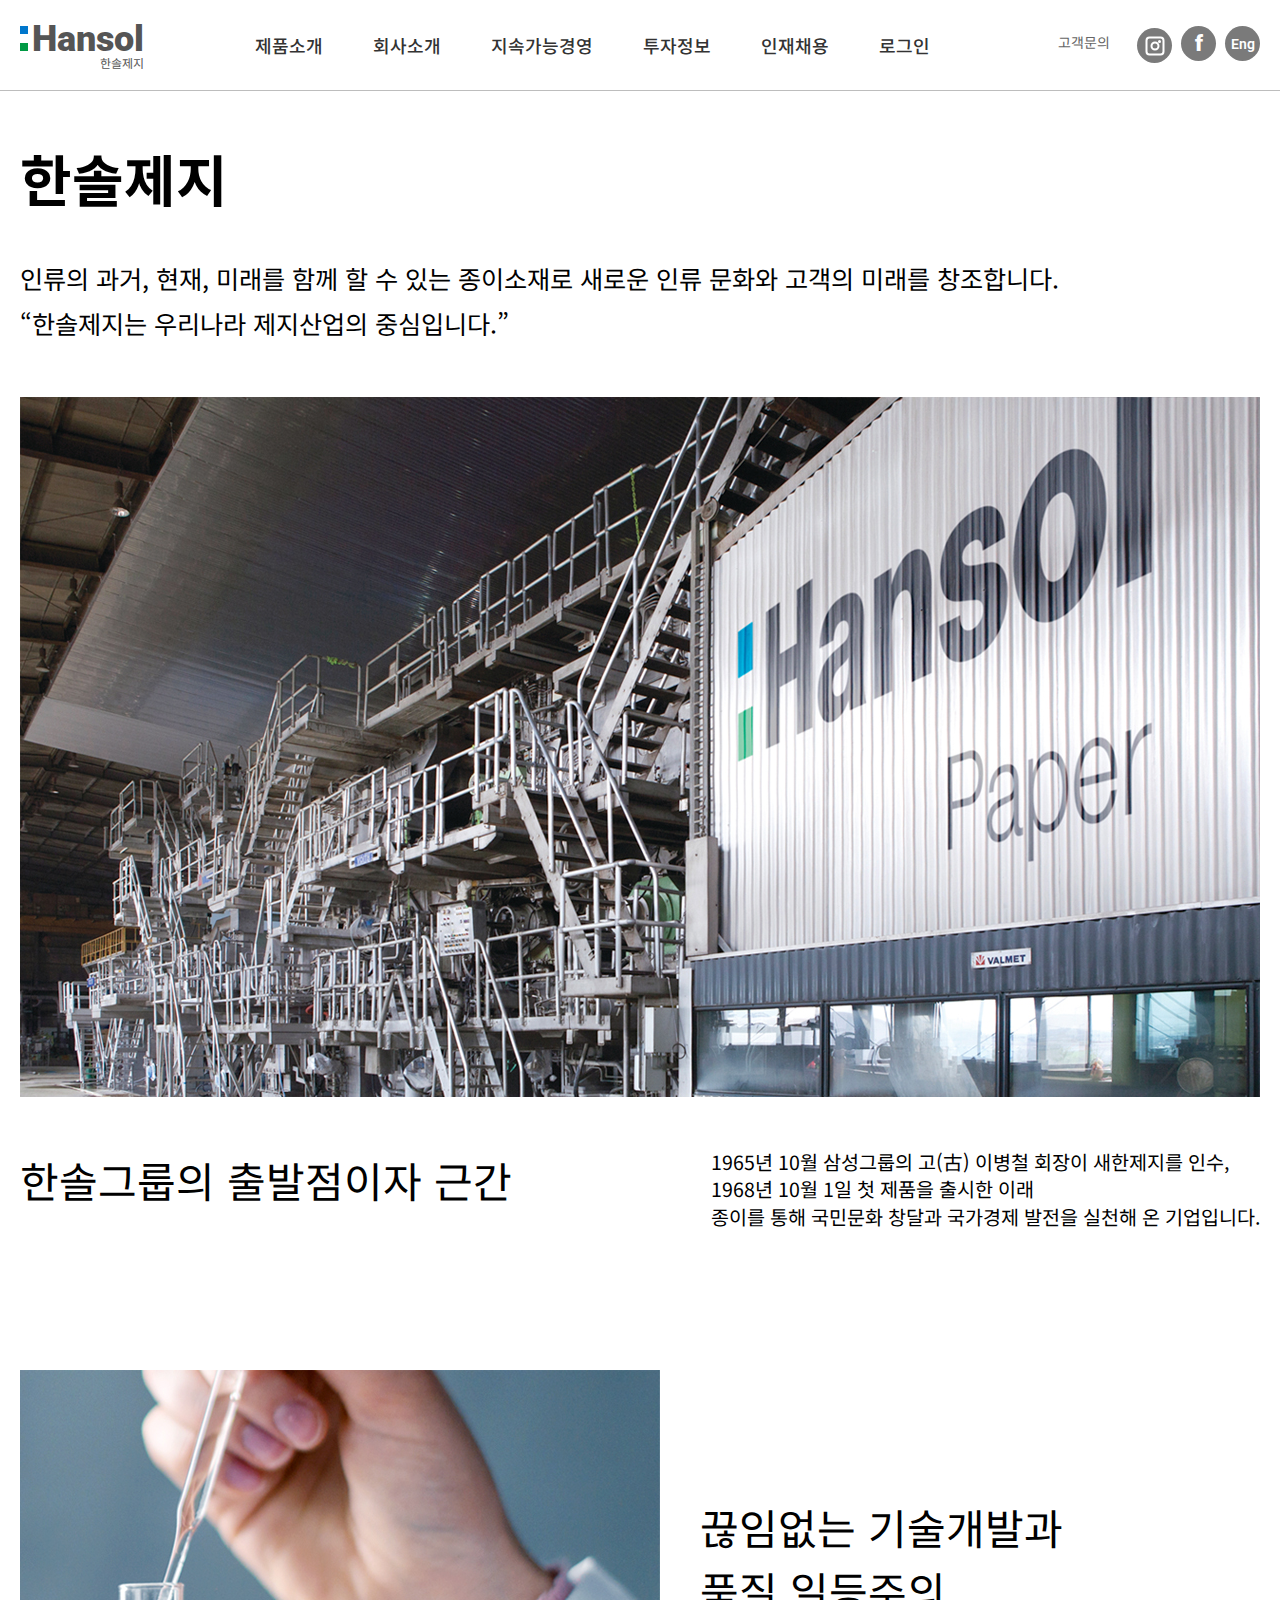
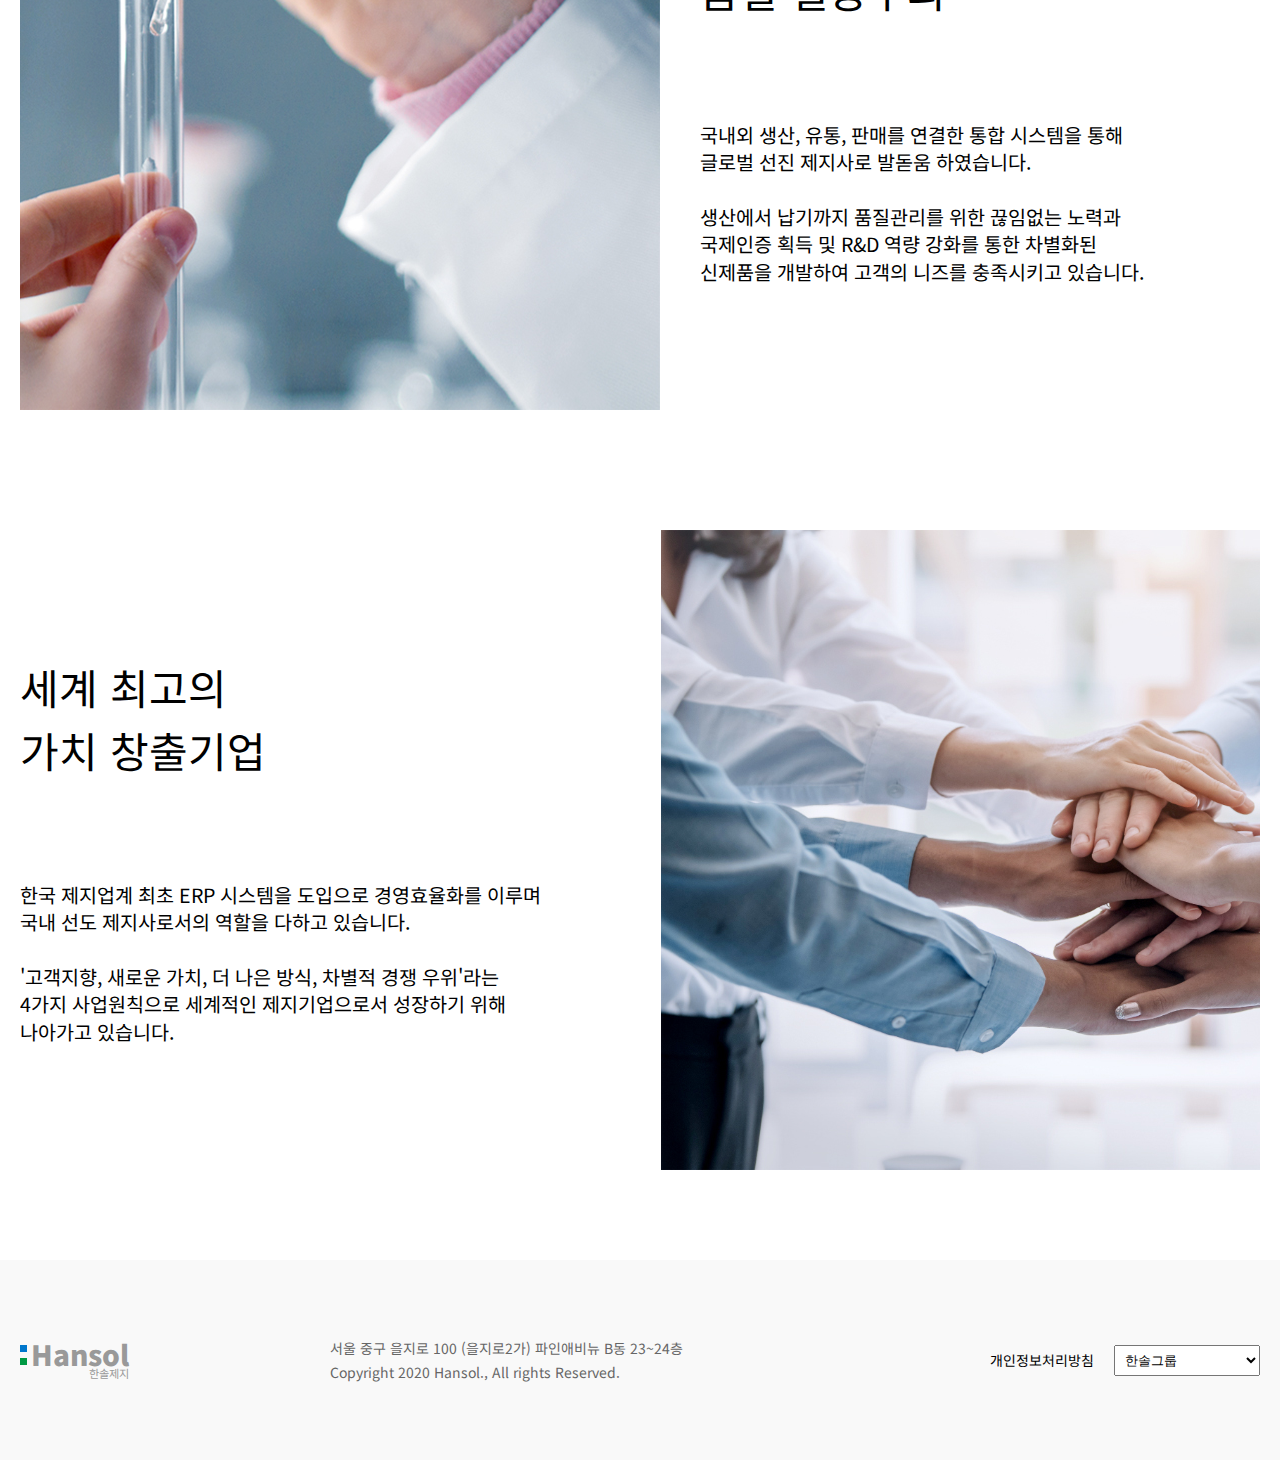
<file: company.html>
<!DOCTYPE html>
<html lang="ko">
<head>
  <meta charset="UTF-8">
  <meta name="viewport" content="width=device-width, initial-scale=1.0">
  
  <title>한솔제지</title>
  
  <link rel="stylesheet" href="./css/company.css">

</head>
<body>
  <div class="wrap">
    <header class="header">
      <div class="row">
        <div class="content clearfix">
          <div class="header_left">
            <h1 class="main_logo">
              <a href="index.html">                  
                <p>Hansol</p>
                <p>한솔제지</p>
              </a>
            </h1>
            <ul class="main_nav clearfix">
              <li>
                <a href="papers.html">제품소개</a>
                <ul class="sub_nav clearfix">
                  <li><a href="#">인스퍼</a></li>
                  <li><a href="#">인쇄용지</a></li>
                  <li><a href="#">산업용지</a></li>
                  <li><a href="#">특수지</a></li>
                  <li><a href="#">감열지</a></li>
                  <li><a href="#">신소재</a></li>
                </ul>
              </li>
              <li>
                <a href="company.html">회사소개</a>
                <ul class="sub_nav clearfix">
                  <li><a href="#">한솔제지</a></li>
                  <li><a href="#">이념과 비전</a></li>
                  <li><a href="#">연혁</a></li>
                  <li><a href="#">CEO인사</a></li>
                  <li><a href="#">문화산업</a></li>
                  <li><a href="#">사업장 소개</a></li>
                </ul>
              </li>
              <li>
                <a href="#">지속가능경영</a>
                <ul class="sub_nav clearfix">
                  <li><a href="#">환경경영</a></li>
                  <li><a href="#">윤리경영</a></li>
                  <li><a href="#">사회공헌</a></li>
                </ul>
              </li>
              <li>
                <a href="#">투자정보</a>
                <ul class="sub_nav clearfix">
                  <li><a href="#">주식정보</a></li>
                  <li><a href="#">재무정보</a></li>
                  <li><a href="#">공시정보</a></li>
                  <li><a href="#">기업지배구조</a></li>
                  <li><a href="#">전자공고</a></li>
                </ul>
              </li>
              <li>
                <a href="#">인재채용</a>
                <ul class="sub_nav clearfix">
                  <li><a href="#">인재상</a></li>
                  <li><a href="#">인사제도</a></li>
                  <li><a href="#">채용정보</a></li>
                </ul>
              </li>
              <li>
                <a href="./login.html">로그인</a>
              </li>
            </ul>
          </div>
          <div class="header_right sns">
            <ul class="clearfix">
              <li><a href="#">고객문의</a></li>
              <li><a href="#" class="circle"><span>인스타그램</span></a></li>
              <li><a href="#" class="circle"><span>페이스북</span></a></li>
              <li><a href="#" class="circle"><span>영어로보기</span></a></li>
            </ul>
          </div>
        </div>
      </div>
    </header>

    <section class="section">
      <div class="content">
        <h2>한솔제지</h2>
        <h4>
          인류의 과거, 현재, 미래를 함께 할 수 있는 종이소재로 새로운 인류 문화와 고객의 미래를 창조합니다.<br>
          “한솔제지는 우리나라 제지산업의 중심입니다.”
        </h4>
        <div class="content_box">
          <div class="content_img">
            <img src="./images/img_c_h_1.jpg" alt="회사소개1">
          </div>
          <div class="content_tit">
            <h3>
              한솔그룹의 출발점이자 근간
            </h3>
          </div>
          <div class="content_txt">
            <p>
              1965년 10월 삼성그룹의 고(古) 이병철 회장이 새한제지를 인수,<br>
              1968년 10월 1일 첫 제품을 출시한 이래<br>
              종이를 통해 국민문화 창달과 국가경제 발전을 실천해 온 기업입니다.
            </p>
          </div>
        </div>
        <div class="content_box">
          <div class="content_img">
            <img src="./images/img_c_h_2.jpg" alt="회사소개2">
          </div>
          <div class="content_tit">
            <h3>
              끊임없는 기술개발과<br>
              품질 일등주의
            </h3>
          </div>
          <div class="content_txt">
            <p>
              국내외 생산, 유통, 판매를 연결한 통합 시스템을 통해<br>
              글로벌 선진 제지사로 발돋움 하였습니다.<br><br>
              생산에서 납기까지 품질관리를 위한 끊임없는 노력과<br>
              국제인증 획득 및 R&D 역량 강화를 통한 차별화된<br>
              신제품을 개발하여 고객의 니즈를 충족시키고 있습니다.
            </p>
          </div>
        </div>
        <div class="content_box">
          <div class="content_img">
            <img src="./images/img_c_h_3.jpg" alt="회사소개3">
          </div>
          <div class="content_tit">
            <h3>
              세계 최고의<br>
              가치 창출기업
            </h3>
          </div>
          <div class="content_txt">
            <p>
              한국 제지업계 최초 ERP 시스템을 도입으로 경영효율화를 이루며<br>
              국내 선도 제지사로서의 역할을 다하고 있습니다.<br><br>
              '고객지향, 새로운 가치, 더 나은 방식, 차별적 경쟁 우위'라는<br>
              4가지 사업원칙으로 세계적인 제지기업으로서 성장하기 위해<br>
              나아가고 있습니다.
            </p>
          </div>
        </div>
      </div>
    </section>

    <footer class="footer">
      <div class="row">
        <div class="content">
          <h5 class="footer_logo">
            <p>Hansol</p>
            <p>한솔제지</p>
          </h5>
          <address>
            <p>서울 중구 을지로 100 (을지로2가) 파인애비뉴 B동 23~24층</p>
            <p>Copyright 2020 Hansol., All rights Reserved.</p>
          </address>
          <ul>
            <li>
              <a href="#">개인정보처리방침</a>
            </li>
            <li>
              <select>
                <option disabled="disabled">Family Site</option>
                <option>한솔그룹</option>
                <option>한솔 PNS</option>
                <option>한솔홈데코</option>
                <option>한솔테크닉스</option>
                <option>한솔케미칼</option>
                <option>한솔EME</option>
                <option>한솔로지스틱스</option>
                <option>한솔인티큐브</option>
                <option>한솔 Museum SAN</option>
                <option>한솔페이퍼텍</option>
              </select>
            </li>
          </ul>
        </div>
      </div>
    </footer>
  </div>
</body>
</html>
</file>
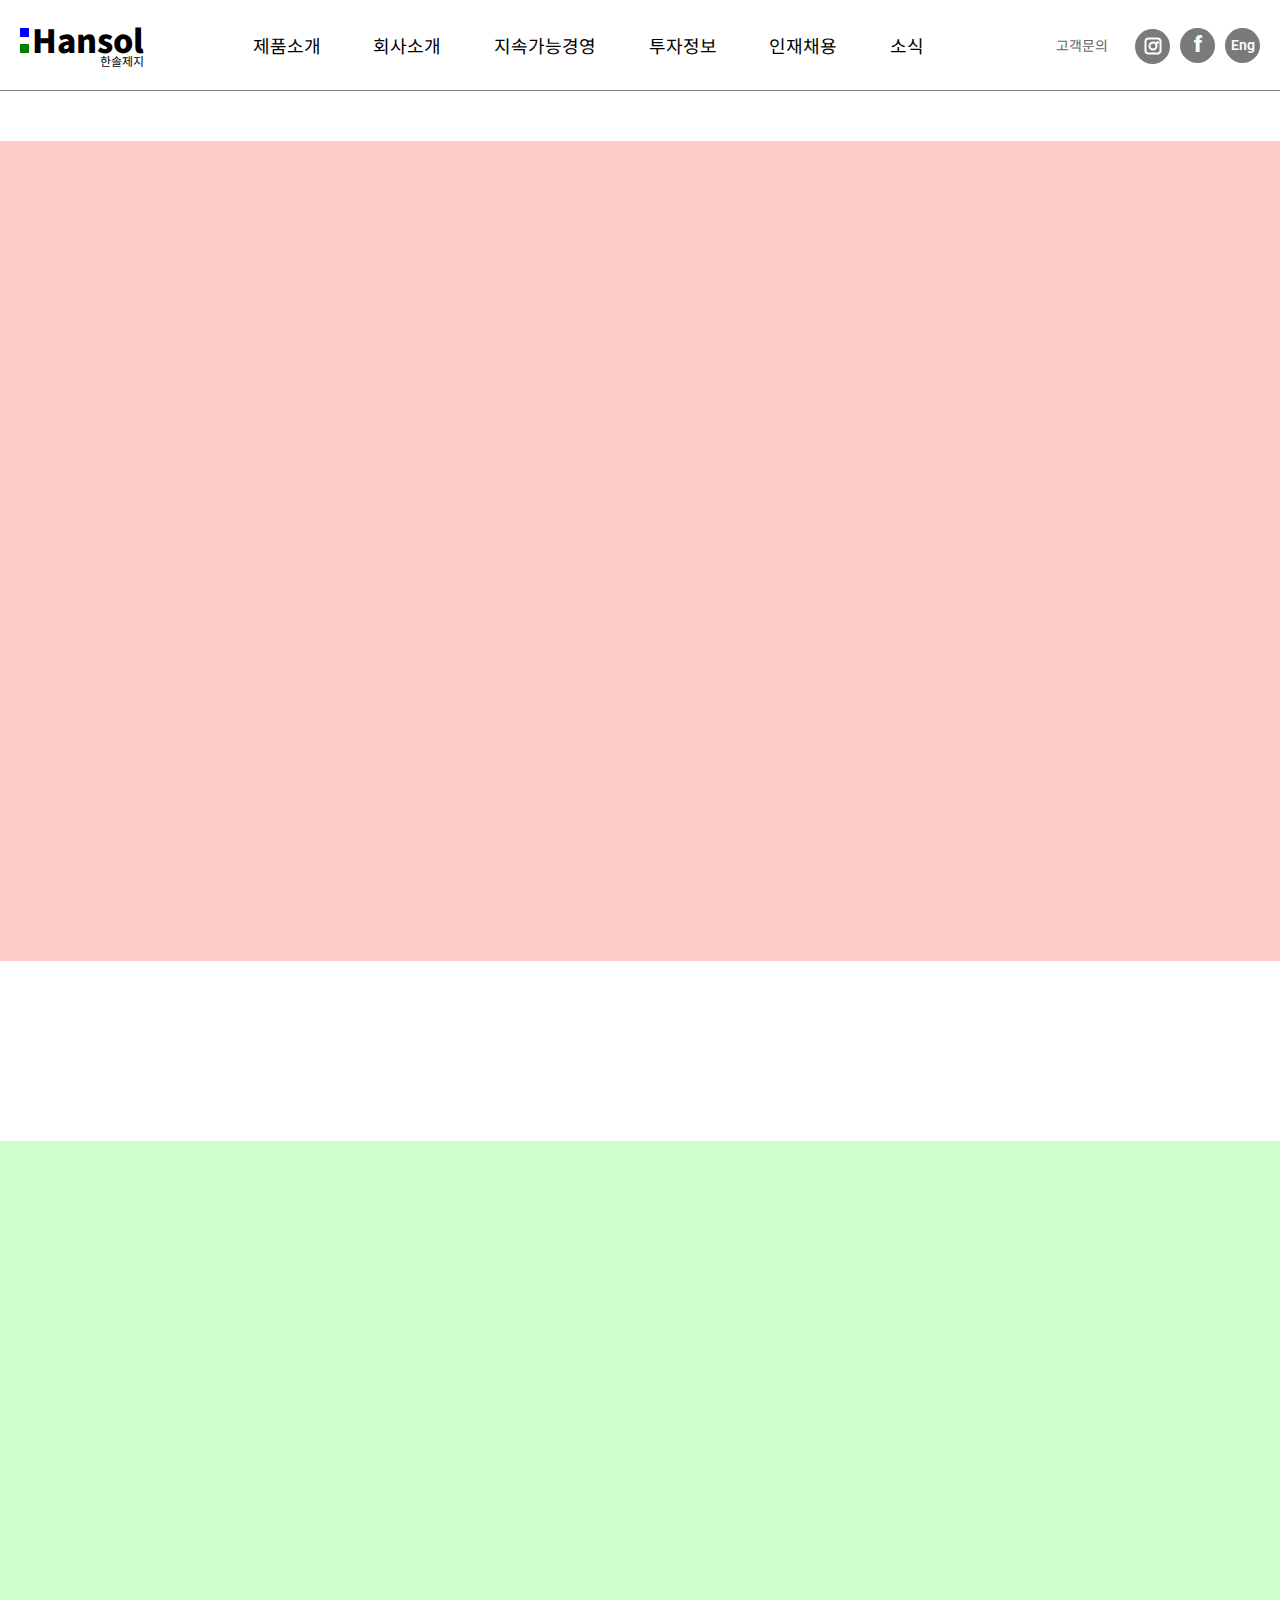
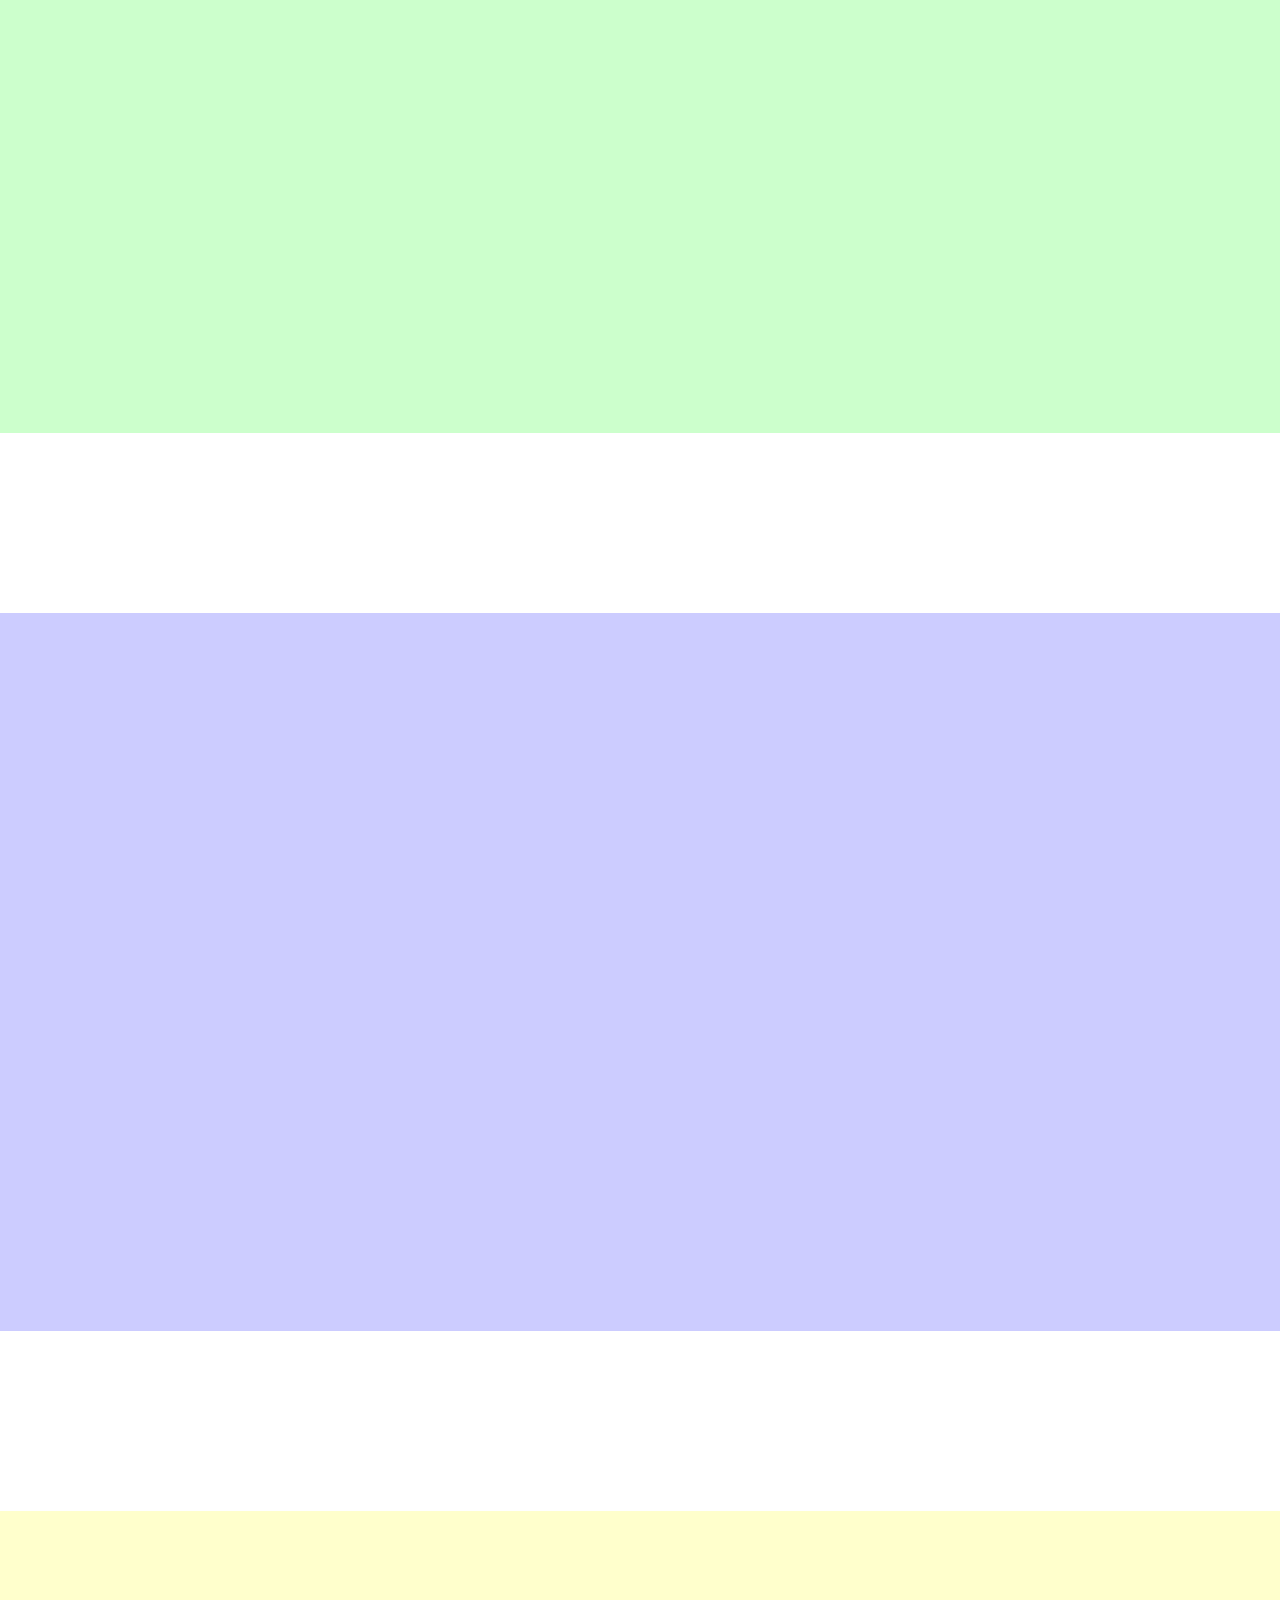
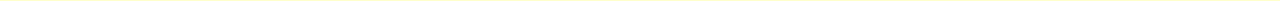
<file: flex.html>
<!DOCTYPE html>
<html lang="ko">
<head>
  <meta charset="UTF-8">
  <meta name="viewport" content="width=device-width, initial-scale=1.0">
  <!-- CSS Reset -->
  <link rel="stylesheet" href="./css/reset.css">
  <title>한솔제지</title>

  <style>

  @import url('https://fonts.googleapis.com/css2?family=Noto+Sans+KR:wght@100;300;400;500;700;900&family=Roboto:ital,wght@0,100;0,300;0,400;0,500;0,700;0,900;1,100;1,300;1,400;1,500;1,700;1,900&display=swap');
  body{font-family: 'Noto Sans KR', sans-serif;}
  
  /* wrap CSS */
  .content{width:1240px;margin:0 auto;}
  a{color:black;}  
  .circle{display:inline-block;width:35px;height:35px;border-radius:50%;background-color:#7a7a7a;}  

    /* header CSS */
    .header{  
      margin-bottom:50px;
      border-bottom:1px solid gray;    
    }
    .header .content{
      height:90px;
      display:flex;
      flex-flow:row nowrap;
      justify-content:space-between;
      /* align-items:center; */
    }
    .main_logo{
      flex:2;
      display:flex;
      flex-flow:row nowrap;
      align-items:center;
    }
    .main_logo p:first-child{
      padding-left:12px;
      font-weight:900;
      font-size:32px;
      position:relative;
    }
    .main_logo p:first-child::before{
      width:9px;
      height:9px;
      background-color:blue;
      content:'';
      display:block;
      position:absolute;
      left:0;
      top:5px;
    }
    .main_logo p:first-child::after{
      width:9px;
      height:9px;
      background-color:green;
      content:'';
      display:block;
      position:absolute;
      left:0;
      bottom:2.5px;
    }
    .main_logo p:last-child{
      font-size:12px;
      padding-left:80px;
    }
    .main_nav{
      flex:7;
      display:flex;
      flex-flow:row nowrap;
      justify-content:space-around;
      
    }
    .main_nav>li{
      position:relative;
      display:flex;
      flex-flow:column nowrap;
      justify-content:center;
    }
    .main_nav>li>a{
      font-size:18px;
    }
    .main_nav>li:hover>a{
      color:blue;
    }
    .main_nav>li:hover .sub_nav{
      display:flex;
      flex-flow:row nowrap;
    }
    .sub_nav{
      width:600px;
      padding:30px 0;
      position:absolute;
      left:0;
      top:78px;
      display:none;
    }
    .sub_nav li{
      margin-right:30px;
      }
    .sub_nav li a{font-size:14px;color:#666666;}
    
    .sns{
      flex:3;
      display:flex;
      flex-flow:row nowrap;
      justify-content:flex-end;
    }
    .sns>li{
      margin-left:10px;
      display:flex;
      flex-flow:row nowrap;
      align-items:center;
    }
    .sns li a{display:inline-block;font-size:14px;color:#666666;position: relative;}
    .sns li:nth-child(2){margin-top:2px;margin-left:27px;}
    .sns li:nth-child(2) span{width:13px;height:13px;border:2px solid white;border-radius:4px;position: absolute;left:50%;top:50%;transform:translate(-50%,-50%);}
    .sns li:nth-child(2) a::before,.sns li:nth-child(2) a::after{content:'';display:block;position:absolute;}
    .sns li:nth-child(2) a::before{width:5px;height:5px;border:2px solid white;border-radius:50%;left:50%;top:50%;transform:translate(-50%,-50%);}
    .sns li:nth-child(2) a::after{width:3px;height:3px;border-radius:50%;background-color:white;left:59%;top:35%;}
    .sns li:nth-child(3) a::before{content:'f';display:block;font-family:'Roboto';font-weight:900;font-size:22px;color:white;position:absolute;left:50%;top:50%;transform:translate(-50%,-50%);}    
    .sns li:nth-child(4) a::before{content:'Eng';display:block;font-family:'Roboto';font-weight:600;font-size:14px;color:white;position:absolute;left:50%;top:50%;transform:translate(-50%,-50%);}    

    .sns span{display:block;text-indent:-99999px;}

    /* section CSS */
    .article{margin-bottom:180px;}
      
      /* main banner CSS */
      .main_banner{height:820px;background-color:rgba(255,0,0,0.2);}
      
      /* sub banner CSS */
      .sub_banner{height:892px;background-color:rgba(0,255,0,0.2);}
      
      /* people CSS */
      .people{height:718px;background-color:rgba(0,0,255,0.2);}


    /* footer CSS */
    .footer{height:90px;background-color:rgba(255,255,0,0.2);}
  </style>

</head>
<body>
  <div class="wrap">
    <header class="header">
      <div class="row">
        <div class="content">
          <h1 class="main_logo">
            <a href="index.html">                  
              <p>Hansol</p>
              <p>한솔제지</p>
            </a>
          </h1>
          <ul class="main_nav">
            <li>
              <a href="#">제품소개</a>
              <ul class="sub_nav">
                <li><a href="#">인스퍼</a></li>
                <li><a href="#">인쇄용지</a></li>
                <li><a href="#">산업용지</a></li>
                <li><a href="#">특수지</a></li>
                <li><a href="#">감열지</a></li>
                <li><a href="#">신소재</a></li>
              </ul>
            </li>
            <li>
              <a href="#">회사소개</a>
              <ul class="sub_nav clearfix">
                <li><a href="#">한솔제지</a></li>
                <li><a href="#">이념과 비전</a></li>
                <li><a href="#">연혁</a></li>
                <li><a href="#">CEO인사</a></li>
                <li><a href="#">문화산업</a></li>
                <li><a href="#">사업장 소개</a></li>
              </ul>
            </li>
            <li>
              <a href="#">지속가능경영</a>
              <ul class="sub_nav clearfix">
                <li><a href="#">환경경영</a></li>
                <li><a href="#">윤리경영</a></li>
                <li><a href="#">사회공헌</a></li>
              </ul>
            </li>
            <li>
              <a href="#">투자정보</a>
              <ul class="sub_nav clearfix">
                <li><a href="#">주식정보</a></li>
                <li><a href="#">재무정보</a></li>
                <li><a href="#">공시정보</a></li>
                <li><a href="#">기업지배구조</a></li>
                <li><a href="#">전자공고</a></li>
              </ul>
            </li>
            <li>
              <a href="#">인재채용</a>
              <ul class="sub_nav clearfix">
                <li><a href="#">인재상</a></li>
                <li><a href="#">인사제도</a></li>
                <li><a href="#">채용정보</a></li>
              </ul>
            </li>
            <li>
              <a href="#">소식</a>
              <ul class="sub_nav clearfix">
                <li><a href="#">공지사항</a></li>
                <li><a href="#">뉴스</a></li>
              </ul>
            </li>
          </ul>
          <ul class="sns">
            <li><a href="#">고객문의</a></li>
            <li><a href="#" class="circle"><span>인스타그램</span></a></li>
            <li><a href="#" class="circle"><span>페이스북</span></a></li>
            <li><a href="#" class="circle"><span>영어로보기</span></a></li>
          </ul>          
        </div>
      </div> 
    </header>
    <section class="section">
      <article class="article main_banner">
        <div class="row"></div>
      </article>
      <article class="article sub_banner">
        <div class="row"></div>
      </article>
      <article class="article people">
        <div class="row"></div>
      </article>
    </section>
    <footer class="footer">
      <div class="row"></div>
    </footer>
  </div>
</body>
</html>
</file>
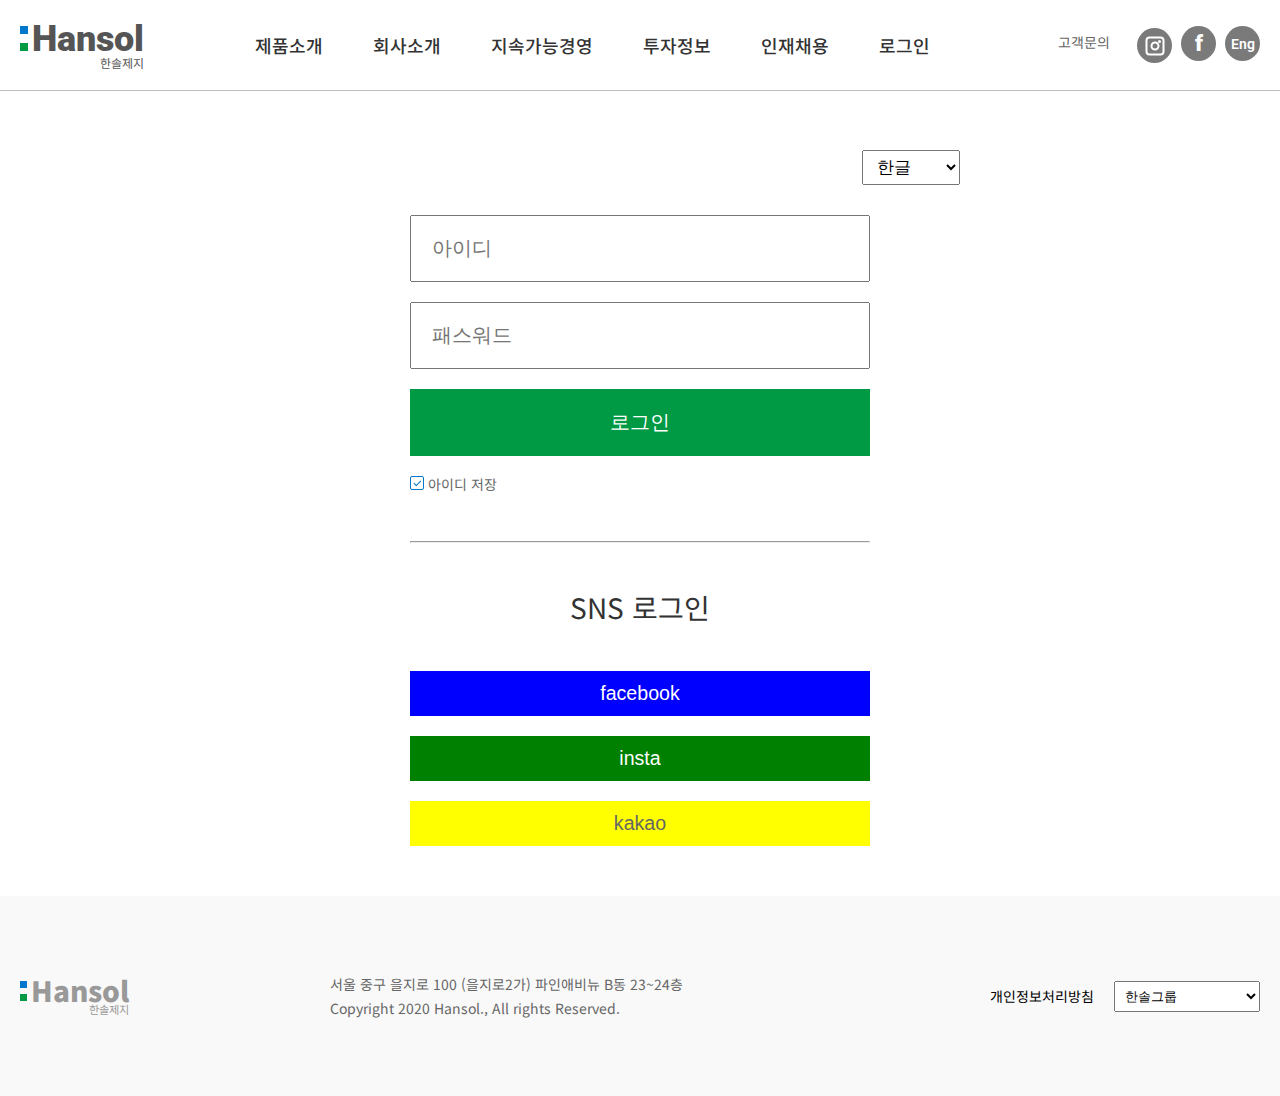
<file: login.html>
<!DOCTYPE html>
<html lang="ko">
<head>
  <meta charset="UTF-8">
  <meta name="viewport" content="width=device-width, initial-scale=1.0">
  
  <title>한솔제지</title>
 
  <link rel="stylesheet" href="./css/login.css">
  
</head>
<body>
  <div class="wrap">
    <header class="header">
      <div class="row">
        <div class="content clearfix">
          <div class="header_left">
            <h1 class="main_logo">
              <a href="index.html">                  
                <p>Hansol</p>
                <p>한솔제지</p>
              </a>
            </h1>
            <ul class="main_nav clearfix">
              <li>
                <a href="papers.html">제품소개</a>
                <ul class="sub_nav clearfix">
                  <li><a href="#">인스퍼</a></li>
                  <li><a href="#">인쇄용지</a></li>
                  <li><a href="#">산업용지</a></li>
                  <li><a href="#">특수지</a></li>
                  <li><a href="#">감열지</a></li>
                  <li><a href="#">신소재</a></li>
                </ul>
              </li>
              <li>
                <a href="company.html">회사소개</a>
                <ul class="sub_nav clearfix">
                  <li><a href="#">한솔제지</a></li>
                  <li><a href="#">이념과 비전</a></li>
                  <li><a href="#">연혁</a></li>
                  <li><a href="#">CEO인사</a></li>
                  <li><a href="#">문화산업</a></li>
                  <li><a href="#">사업장 소개</a></li>
                </ul>
              </li>
              <li>
                <a href="#">지속가능경영</a>
                <ul class="sub_nav clearfix">
                  <li><a href="#">환경경영</a></li>
                  <li><a href="#">윤리경영</a></li>
                  <li><a href="#">사회공헌</a></li>
                </ul>
              </li>
              <li>
                <a href="#">투자정보</a>
                <ul class="sub_nav clearfix">
                  <li><a href="#">주식정보</a></li>
                  <li><a href="#">재무정보</a></li>
                  <li><a href="#">공시정보</a></li>
                  <li><a href="#">기업지배구조</a></li>
                  <li><a href="#">전자공고</a></li>
                </ul>
              </li>
              <li>
                <a href="#">인재채용</a>
                <ul class="sub_nav clearfix">
                  <li><a href="#">인재상</a></li>
                  <li><a href="#">인사제도</a></li>
                  <li><a href="#">채용정보</a></li>
                </ul>
              </li>
              <li>
                <a href="./login.html">로그인</a>
              </li>
            </ul>
          </div>
          <div class="header_right sns">
            <ul class="clearfix">
              <li><a href="#">고객문의</a></li>
              <li><a href="#" class="circle"><span>인스타그램</span></a></li>
              <li><a href="#" class="circle"><span>페이스북</span></a></li>
              <li><a href="#" class="circle"><span>영어로보기</span></a></li>
            </ul>
          </div>
        </div>
      </div>
    </header>

    <section class="section">
      <div class="login_form">
        <div class="language">
          <select id="lang">
            <option value="han">한글</option>
            <option value="eng">English</option>
          </select>
        </div>
        <form method="post">
          <input type="text" id="user_id" placeholder="아이디">
          <input type="password" id="user_pass" placeholder="패스워드">
          <button type="button">로그인</button>
          <div class="login_save">
            <label>
              <input type="checkbox" id="save_chk">
              <span id="chk_box"></span>
              <span>아이디 저장</span>
            </label>
          </div>
          <hr>
          <div class="sns_login">
            <h2>SNS 로그인</h2>
            <button type="button">
              facebook
            </button>
            <button type="button">
              insta
            </button>
            <button type="button">
              kakao
            </button>
          </div>
        </form>
      </div>
    </section>

    <footer class="footer">
      <div class="row">
        <div class="content">
          <h5 class="footer_logo">
            <p>Hansol</p>
            <p>한솔제지</p>
          </h5>
          <address>
            <p>서울 중구 을지로 100 (을지로2가) 파인애비뉴 B동 23~24층</p>
            <p>Copyright 2020 Hansol., All rights Reserved.</p>
          </address>
          <ul>
            <li>
              <a href="#">개인정보처리방침</a>
            </li>
            <li>
              <select>
                <option disabled="disabled">Family Site</option>
                <option>한솔그룹</option>
                <option>한솔 PNS</option>
                <option>한솔홈데코</option>
                <option>한솔테크닉스</option>
                <option>한솔케미칼</option>
                <option>한솔EME</option>
                <option>한솔로지스틱스</option>
                <option>한솔인티큐브</option>
                <option>한솔 Museum SAN</option>
                <option>한솔페이퍼텍</option>
              </select>
            </li>
          </ul>
        </div>
      </div>
    </footer>
  </div>
</body>
</html>
</file>
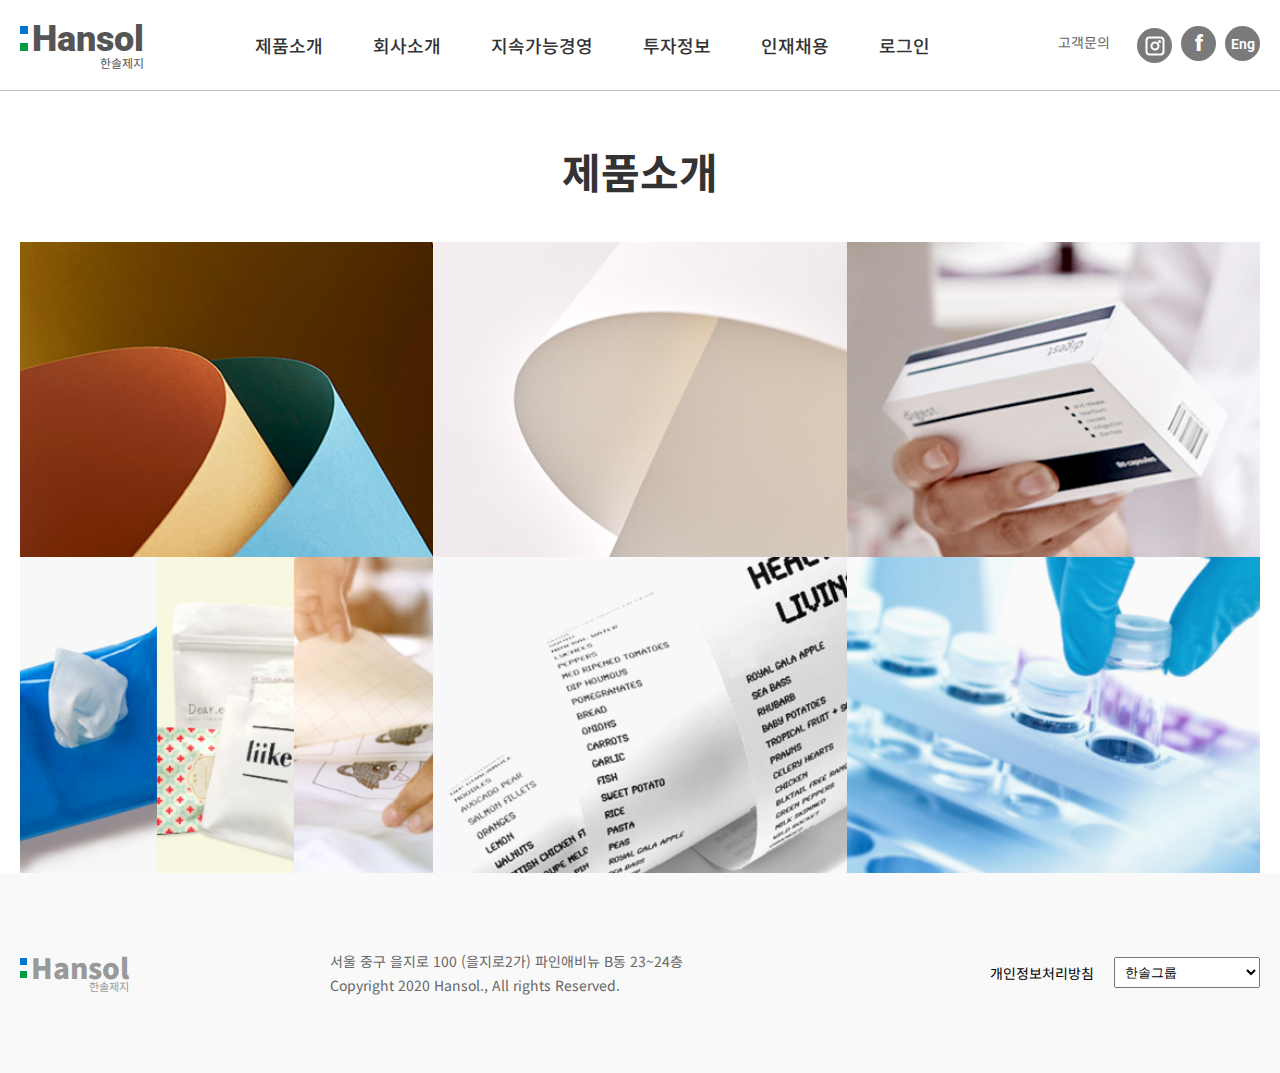
<file: papers.html>
<!DOCTYPE html>
<html lang="ko">
<head>
  <meta charset="UTF-8">
  <meta name="viewport" content="width=device-width, initial-scale=1.0">
  
  <title>한솔제지</title>
  
  <link rel="stylesheet" href="./css/papers.css">

 
</head>
<body>
  <div class="wrap">
    <header class="header">
      <div class="row">
        <div class="content clearfix">
          <div class="header_left">
            <h1 class="main_logo">
              <a href="index.html">                  
                <p>Hansol</p>
                <p>한솔제지</p>
              </a>
            </h1>
            <ul class="main_nav clearfix">
              <li>
                <a href="papers.html">제품소개</a>
                <ul class="sub_nav clearfix">
                  <li><a href="#">인스퍼</a></li>
                  <li><a href="#">인쇄용지</a></li>
                  <li><a href="#">산업용지</a></li>
                  <li><a href="#">특수지</a></li>
                  <li><a href="#">감열지</a></li>
                  <li><a href="#">신소재</a></li>
                </ul>
              </li>
              <li>
                <a href="company.html">회사소개</a>
                <ul class="sub_nav clearfix">
                  <li><a href="#">한솔제지</a></li>
                  <li><a href="#">이념과 비전</a></li>
                  <li><a href="#">연혁</a></li>
                  <li><a href="#">CEO인사</a></li>
                  <li><a href="#">문화산업</a></li>
                  <li><a href="#">사업장 소개</a></li>
                </ul>
              </li>
              <li>
                <a href="#">지속가능경영</a>
                <ul class="sub_nav clearfix">
                  <li><a href="#">환경경영</a></li>
                  <li><a href="#">윤리경영</a></li>
                  <li><a href="#">사회공헌</a></li>
                </ul>
              </li>
              <li>
                <a href="#">투자정보</a>
                <ul class="sub_nav clearfix">
                  <li><a href="#">주식정보</a></li>
                  <li><a href="#">재무정보</a></li>
                  <li><a href="#">공시정보</a></li>
                  <li><a href="#">기업지배구조</a></li>
                  <li><a href="#">전자공고</a></li>
                </ul>
              </li>
              <li>
                <a href="#">인재채용</a>
                <ul class="sub_nav clearfix">
                  <li><a href="#">인재상</a></li>
                  <li><a href="#">인사제도</a></li>
                  <li><a href="#">채용정보</a></li>
                </ul>
              </li>
              <li>
                <a href="./login.html">로그인</a>
              </li>
            </ul>
          </div>
          <div class="header_right sns">
            <ul class="clearfix">
              <li><a href="#">고객문의</a></li>
              <li><a href="#" class="circle"><span>인스타그램</span></a></li>
              <li><a href="#" class="circle"><span>페이스북</span></a></li>
              <li><a href="#" class="circle"><span>영어로보기</span></a></li>
            </ul>
          </div>
        </div>
      </div>
    </header>
    
    <section class="section">
      <div class="content">
        <h2>제품소개</h2>
        <ul>
          <li>
            <div class="img_box">
              <img src="./images/img_p_l_1.jpg" alt="제품이미지1">
            </div>
            <div class="txt_box">
              <h3>인스퍼</h3>
              <p>
                개성있는 팬시지로서<br>
                브랜드 고급 제작물에 사용됩니다.
              </p>
            </div>
          </li>
          <li>
            <div class="img_box">
              <img src="./images/img_p_l_2.jpg" alt="제품이미지2">
            </div>
            <div class="txt_box">
              <h3>인쇄용지</h3>
              <p>
                도공지와 비도공지로 구분되며,<br>
                인쇄 및 필기에 사용되는 종이입니다.
              </p>
            </div>
          </li>
          <li>
            <div class="img_box">
              <img src="./images/img_p_l_3.jpg" alt="제품이미지3">
            </div>
            <div class="txt_box">
              <h3>산업용지</h3>
              <p>
                재활용 고지와 산림인증을 취득하 ㄴ원료만을 사용하여<br>
                만든 친환경 산업용지입니다.
              </p>
            </div>
          </li>
          <li>
            <div class="img_box">
              <img src="./images/img_p_l_4.jpg" alt="제품이미지4">
            </div>
            <div class="txt_box">
              <h3>특수지</h3>
              <p>
                종이에 특수한 기능을 갖추어 여러 산업군에서<br>
                사용되는 종이입니다.
              </p>
            </div>
          </li>
          <li>
            <div class="img_box">
              <img src="./images/img_p_l_5.jpg" alt="제품이미지5">
            </div>
            <div class="txt_box">
              <h3>감열지</h3>
              <p>
                종이 표면에 열을 가하면 발색되는 기능성 종이입니다.<br>
                주로 영수증, 티켓, 복권용지 등에 사용됩니다.
              </p>
            </div>
          </li>
          <li>
            <div class="img_box">
              <img src="./images/img_p_l_6.jpg" alt="제품이미지6">
            </div>
            <div class="txt_box">
              <h3>신소재</h3>
              <p>
                지류뿐만 아니라 자연친화적 소재 개발에도 지속적으로<br>
                노력하고 있습니다.
              </p>
            </div>
          </li>
        </ul>
      </div>      
    </section>

    <footer class="footer">
      <div class="row">
        <div class="content">
          <h5 class="footer_logo">
            <p>Hansol</p>
            <p>한솔제지</p>
          </h5>
          <address>
            <p>서울 중구 을지로 100 (을지로2가) 파인애비뉴 B동 23~24층</p>
            <p>Copyright 2020 Hansol., All rights Reserved.</p>
          </address>
          <ul>
            <li>
              <a href="#">개인정보처리방침</a>
            </li>
            <li>
              <select>
                <option disabled="disabled">Family Site</option>
                <option>한솔그룹</option>
                <option>한솔 PNS</option>
                <option>한솔홈데코</option>
                <option>한솔테크닉스</option>
                <option>한솔케미칼</option>
                <option>한솔EME</option>
                <option>한솔로지스틱스</option>
                <option>한솔인티큐브</option>
                <option>한솔 Museum SAN</option>
                <option>한솔페이퍼텍</option>
              </select>
            </li>
          </ul>
        </div>
      </div>
    </footer>
  </div>
</body>
</html>
</file>
<file: css/company.css>
@charset 'utf-8';

@import url('./reset.css');
@import url('./default.css');
@import url('./header.css');
@import url('./company_section.css');
@import url('./footer.css');
</file>
<file: css/login.css>
@charset 'utf-8';

@import url('./reset.css');
@import url('./default.css');
@import url('./header.css');
@import url('./login_section.css');
@import url('./footer.css');
</file>
<file: css/papers.css>
@charset 'utf-8';

@import url('./reset.css');
@import url('./default.css');
@import url('./header.css');

@import url('./papers_section.css');

@import url('./footer.css');
</file>
